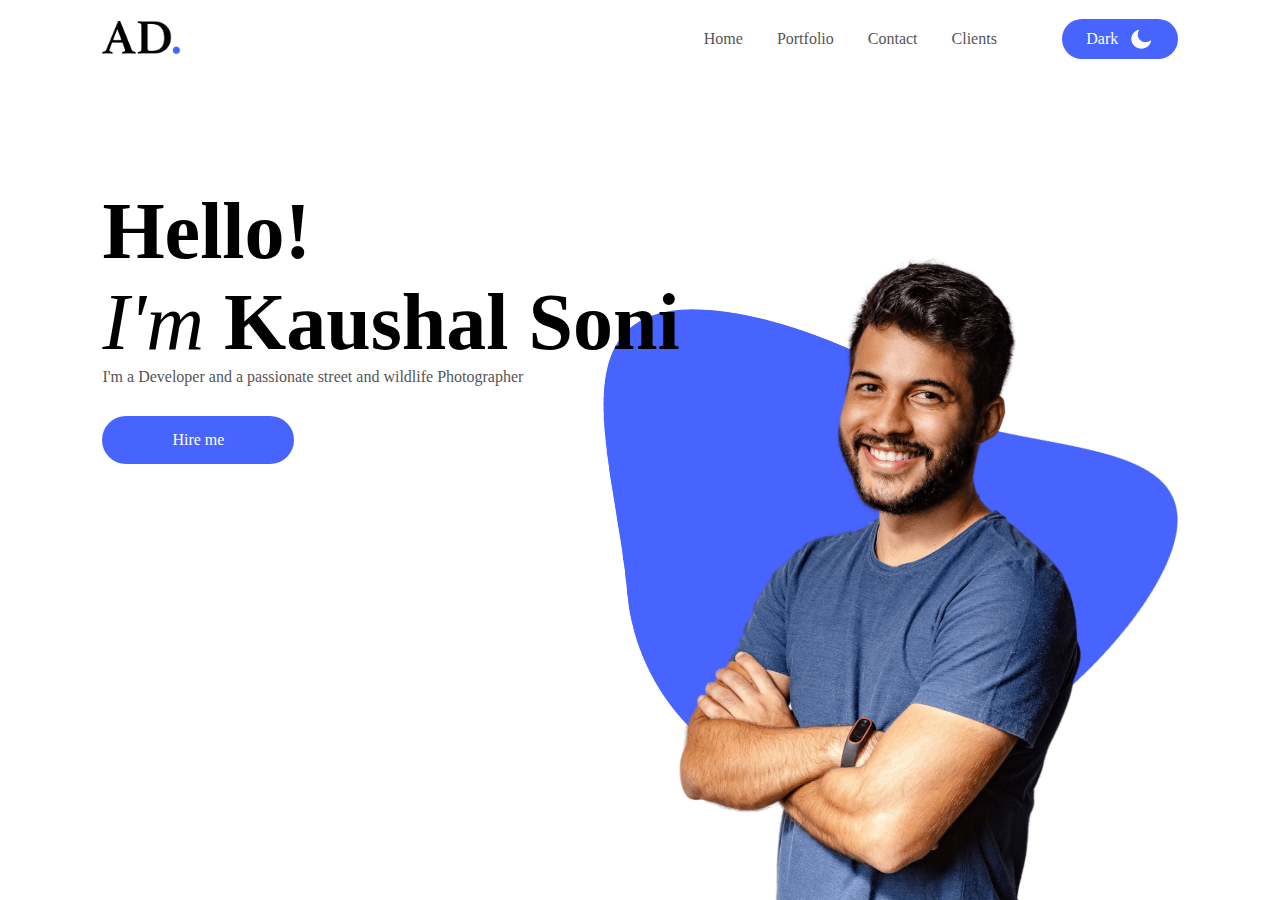
<file: Dark Mode Website/index.html>
<!DOCTYPE html>
<html lang="en">
  <head>
    <meta charset="UTF-8" />
    <meta name="viewport" content="width=device-width, initial-scale=1.0" />
    <title>Personal Portfolio</title>
    <link rel="stylesheet" href="./style.css" />
  </head>
  <body>
    <div class="header">
      <nav>
        <a href="#" class="logo">
          <img src="images/logo.png" alt="Logo" id="logo"
        /></a>
        <ul>
          <li><a href="#">Home</a></li>
          <li><a href="#">Portfolio</a></li>
          <li><a href="#">Contact</a></li>
          <li><a href="#">Clients</a></li>
        </ul>
        <div class="toggle-btn" id="btn">
          <span id="btnText">Dark</span>
          <img src="images/moon.png" alt="" id="btnIcon" />
        </div>
      </nav>

      <div class="content">
        <h1>Hello!</h1>
        <h1><span>I'm</span> Kaushal Soni</h1>
        <p>I'm a Developer and a passionate street and wildlife Photographer</p>
        <a href="#">Hire me</a>
      </div>

      <div class="image-box">
        <img src="images/user.png" alt="" />
        <div class="pattern">
          <img src="images/background.png" alt="" />
          <img src="images/background.png" alt="" />
        </div>
      </div>
    </div>

    <script>
      let btn = document.getElementById("btn");
      let btnText = document.getElementById("btnText");
      let btnIcon = document.getElementById("btnIcon");
      let logo = document.getElementById("logo");

      btn.onclick = function () {
        document.body.classList.toggle("dark-theme");
        if (document.body.classList.contains("dark-theme")) {
          btnIcon.src = "images/sun.png";
          btnText.innerHTML = "Light";
          logo.src = "images/logo-white.png";
        } else {
          btnIcon.src = "images/moon.png";
          btnText.innerHTML = "Dark";
          logo.src = "images/logo.png";
        }
      };
    </script>
  </body>
</html>
</file>
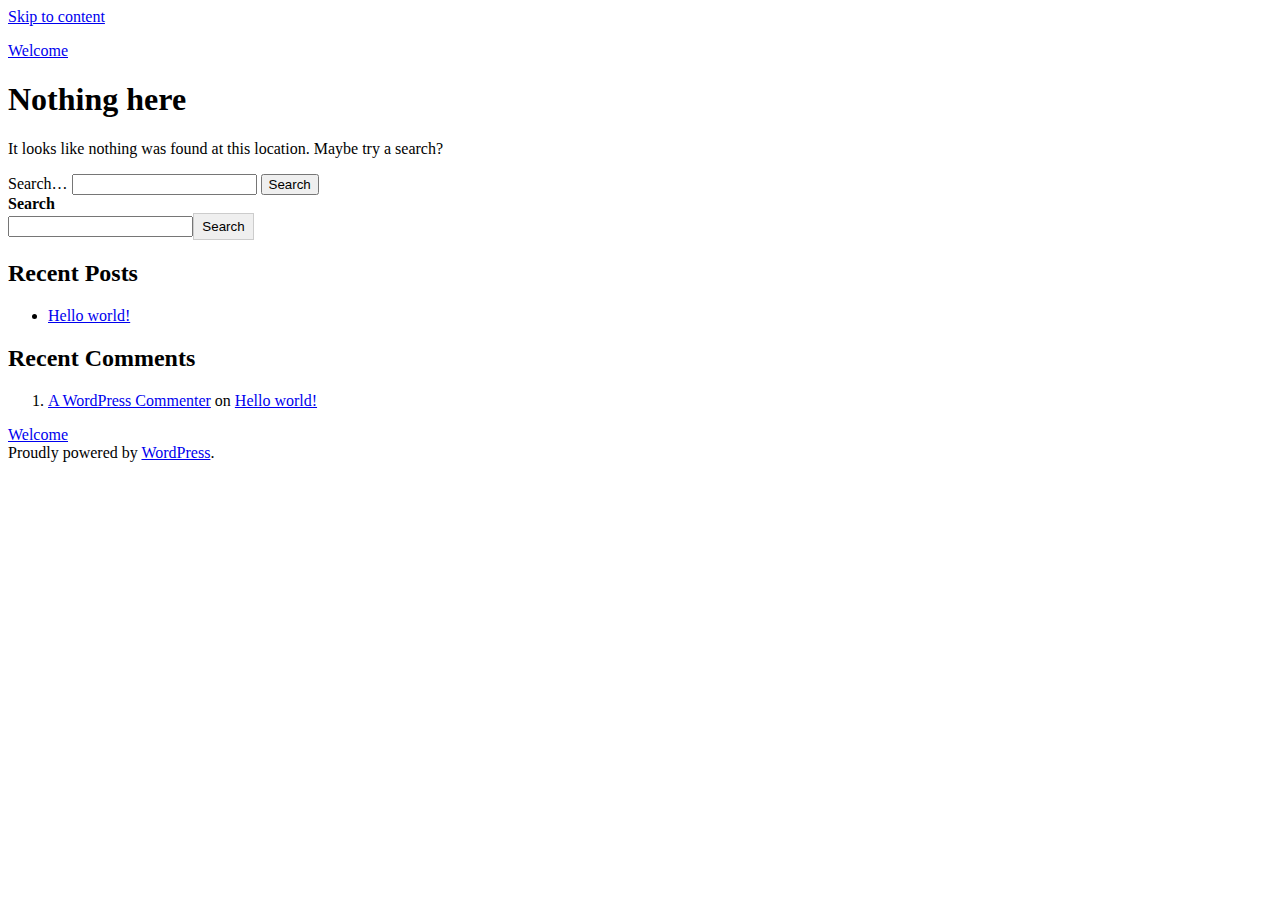
<file: assets/images/owl.video.play.html>
<!doctype html>
<html lang="en-US" >
<head>
	<meta charset="UTF-8" />
	<meta name="viewport" content="width=device-width, initial-scale=1" />
	<title>Page not found &#8211; Welcome</title>
<meta name='robots' content='max-image-preview:large' />
<link rel="alternate" type="application/rss+xml" title="Welcome &raquo; Feed" href="https://wordpressriverthemes.com/feed/" />
<link rel="alternate" type="application/rss+xml" title="Welcome &raquo; Comments Feed" href="https://wordpressriverthemes.com/comments/feed/" />
<script>
window._wpemojiSettings = {"baseUrl":"https:\/\/s.w.org\/images\/core\/emoji\/14.0.0\/72x72\/","ext":".png","svgUrl":"https:\/\/s.w.org\/images\/core\/emoji\/14.0.0\/svg\/","svgExt":".svg","source":{"concatemoji":"https:\/\/wordpressriverthemes.com\/wp-includes\/js\/wp-emoji-release.min.js?ver=6.2"}};
/*! This file is auto-generated */
!function(e,a,t){var n,r,o,i=a.createElement("canvas"),p=i.getContext&&i.getContext("2d");function s(e,t){p.clearRect(0,0,i.width,i.height),p.fillText(e,0,0);e=i.toDataURL();return p.clearRect(0,0,i.width,i.height),p.fillText(t,0,0),e===i.toDataURL()}function c(e){var t=a.createElement("script");t.src=e,t.defer=t.type="text/javascript",a.getElementsByTagName("head")[0].appendChild(t)}for(o=Array("flag","emoji"),t.supports={everything:!0,everythingExceptFlag:!0},r=0;r<o.length;r++)t.supports[o[r]]=function(e){if(p&&p.fillText)switch(p.textBaseline="top",p.font="600 32px Arial",e){case"flag":return s("\ud83c\udff3\ufe0f\u200d\u26a7\ufe0f","\ud83c\udff3\ufe0f\u200b\u26a7\ufe0f")?!1:!s("\ud83c\uddfa\ud83c\uddf3","\ud83c\uddfa\u200b\ud83c\uddf3")&&!s("\ud83c\udff4\udb40\udc67\udb40\udc62\udb40\udc65\udb40\udc6e\udb40\udc67\udb40\udc7f","\ud83c\udff4\u200b\udb40\udc67\u200b\udb40\udc62\u200b\udb40\udc65\u200b\udb40\udc6e\u200b\udb40\udc67\u200b\udb40\udc7f");case"emoji":return!s("\ud83e\udef1\ud83c\udffb\u200d\ud83e\udef2\ud83c\udfff","\ud83e\udef1\ud83c\udffb\u200b\ud83e\udef2\ud83c\udfff")}return!1}(o[r]),t.supports.everything=t.supports.everything&&t.supports[o[r]],"flag"!==o[r]&&(t.supports.everythingExceptFlag=t.supports.everythingExceptFlag&&t.supports[o[r]]);t.supports.everythingExceptFlag=t.supports.everythingExceptFlag&&!t.supports.flag,t.DOMReady=!1,t.readyCallback=function(){t.DOMReady=!0},t.supports.everything||(n=function(){t.readyCallback()},a.addEventListener?(a.addEventListener("DOMContentLoaded",n,!1),e.addEventListener("load",n,!1)):(e.attachEvent("onload",n),a.attachEvent("onreadystatechange",function(){"complete"===a.readyState&&t.readyCallback()})),(e=t.source||{}).concatemoji?c(e.concatemoji):e.wpemoji&&e.twemoji&&(c(e.twemoji),c(e.wpemoji)))}(window,document,window._wpemojiSettings);
</script>
<style>
img.wp-smiley,
img.emoji {
	display: inline !important;
	border: none !important;
	box-shadow: none !important;
	height: 1em !important;
	width: 1em !important;
	margin: 0 0.07em !important;
	vertical-align: -0.1em !important;
	background: none !important;
	padding: 0 !important;
}
</style>
	<link rel='stylesheet' id='wp-block-library-css' href='https://wordpressriverthemes.com/wp-includes/css/dist/block-library/style.min.css?ver=6.2' media='all' />
<style id='wp-block-library-theme-inline-css'>
.wp-block-audio figcaption{color:#555;font-size:13px;text-align:center}.is-dark-theme .wp-block-audio figcaption{color:hsla(0,0%,100%,.65)}.wp-block-audio{margin:0 0 1em}.wp-block-code{border:1px solid #ccc;border-radius:4px;font-family:Menlo,Consolas,monaco,monospace;padding:.8em 1em}.wp-block-embed figcaption{color:#555;font-size:13px;text-align:center}.is-dark-theme .wp-block-embed figcaption{color:hsla(0,0%,100%,.65)}.wp-block-embed{margin:0 0 1em}.blocks-gallery-caption{color:#555;font-size:13px;text-align:center}.is-dark-theme .blocks-gallery-caption{color:hsla(0,0%,100%,.65)}.wp-block-image figcaption{color:#555;font-size:13px;text-align:center}.is-dark-theme .wp-block-image figcaption{color:hsla(0,0%,100%,.65)}.wp-block-image{margin:0 0 1em}.wp-block-pullquote{border-bottom:4px solid;border-top:4px solid;color:currentColor;margin-bottom:1.75em}.wp-block-pullquote cite,.wp-block-pullquote footer,.wp-block-pullquote__citation{color:currentColor;font-size:.8125em;font-style:normal;text-transform:uppercase}.wp-block-quote{border-left:.25em solid;margin:0 0 1.75em;padding-left:1em}.wp-block-quote cite,.wp-block-quote footer{color:currentColor;font-size:.8125em;font-style:normal;position:relative}.wp-block-quote.has-text-align-right{border-left:none;border-right:.25em solid;padding-left:0;padding-right:1em}.wp-block-quote.has-text-align-center{border:none;padding-left:0}.wp-block-quote.is-large,.wp-block-quote.is-style-large,.wp-block-quote.is-style-plain{border:none}.wp-block-search .wp-block-search__label{font-weight:700}.wp-block-search__button{border:1px solid #ccc;padding:.375em .625em}:where(.wp-block-group.has-background){padding:1.25em 2.375em}.wp-block-separator.has-css-opacity{opacity:.4}.wp-block-separator{border:none;border-bottom:2px solid;margin-left:auto;margin-right:auto}.wp-block-separator.has-alpha-channel-opacity{opacity:1}.wp-block-separator:not(.is-style-wide):not(.is-style-dots){width:100px}.wp-block-separator.has-background:not(.is-style-dots){border-bottom:none;height:1px}.wp-block-separator.has-background:not(.is-style-wide):not(.is-style-dots){height:2px}.wp-block-table{margin:0 0 1em}.wp-block-table td,.wp-block-table th{word-break:normal}.wp-block-table figcaption{color:#555;font-size:13px;text-align:center}.is-dark-theme .wp-block-table figcaption{color:hsla(0,0%,100%,.65)}.wp-block-video figcaption{color:#555;font-size:13px;text-align:center}.is-dark-theme .wp-block-video figcaption{color:hsla(0,0%,100%,.65)}.wp-block-video{margin:0 0 1em}.wp-block-template-part.has-background{margin-bottom:0;margin-top:0;padding:1.25em 2.375em}
</style>
<link rel='stylesheet' id='classic-theme-styles-css' href='https://wordpressriverthemes.com/wp-includes/css/classic-themes.min.css?ver=6.2' media='all' />
<style id='global-styles-inline-css'>
body{--wp--preset--color--black: #000000;--wp--preset--color--cyan-bluish-gray: #abb8c3;--wp--preset--color--white: #FFFFFF;--wp--preset--color--pale-pink: #f78da7;--wp--preset--color--vivid-red: #cf2e2e;--wp--preset--color--luminous-vivid-orange: #ff6900;--wp--preset--color--luminous-vivid-amber: #fcb900;--wp--preset--color--light-green-cyan: #7bdcb5;--wp--preset--color--vivid-green-cyan: #00d084;--wp--preset--color--pale-cyan-blue: #8ed1fc;--wp--preset--color--vivid-cyan-blue: #0693e3;--wp--preset--color--vivid-purple: #9b51e0;--wp--preset--color--dark-gray: #28303D;--wp--preset--color--gray: #39414D;--wp--preset--color--green: #D1E4DD;--wp--preset--color--blue: #D1DFE4;--wp--preset--color--purple: #D1D1E4;--wp--preset--color--red: #E4D1D1;--wp--preset--color--orange: #E4DAD1;--wp--preset--color--yellow: #EEEADD;--wp--preset--gradient--vivid-cyan-blue-to-vivid-purple: linear-gradient(135deg,rgba(6,147,227,1) 0%,rgb(155,81,224) 100%);--wp--preset--gradient--light-green-cyan-to-vivid-green-cyan: linear-gradient(135deg,rgb(122,220,180) 0%,rgb(0,208,130) 100%);--wp--preset--gradient--luminous-vivid-amber-to-luminous-vivid-orange: linear-gradient(135deg,rgba(252,185,0,1) 0%,rgba(255,105,0,1) 100%);--wp--preset--gradient--luminous-vivid-orange-to-vivid-red: linear-gradient(135deg,rgba(255,105,0,1) 0%,rgb(207,46,46) 100%);--wp--preset--gradient--very-light-gray-to-cyan-bluish-gray: linear-gradient(135deg,rgb(238,238,238) 0%,rgb(169,184,195) 100%);--wp--preset--gradient--cool-to-warm-spectrum: linear-gradient(135deg,rgb(74,234,220) 0%,rgb(151,120,209) 20%,rgb(207,42,186) 40%,rgb(238,44,130) 60%,rgb(251,105,98) 80%,rgb(254,248,76) 100%);--wp--preset--gradient--blush-light-purple: linear-gradient(135deg,rgb(255,206,236) 0%,rgb(152,150,240) 100%);--wp--preset--gradient--blush-bordeaux: linear-gradient(135deg,rgb(254,205,165) 0%,rgb(254,45,45) 50%,rgb(107,0,62) 100%);--wp--preset--gradient--luminous-dusk: linear-gradient(135deg,rgb(255,203,112) 0%,rgb(199,81,192) 50%,rgb(65,88,208) 100%);--wp--preset--gradient--pale-ocean: linear-gradient(135deg,rgb(255,245,203) 0%,rgb(182,227,212) 50%,rgb(51,167,181) 100%);--wp--preset--gradient--electric-grass: linear-gradient(135deg,rgb(202,248,128) 0%,rgb(113,206,126) 100%);--wp--preset--gradient--midnight: linear-gradient(135deg,rgb(2,3,129) 0%,rgb(40,116,252) 100%);--wp--preset--gradient--purple-to-yellow: linear-gradient(160deg, #D1D1E4 0%, #EEEADD 100%);--wp--preset--gradient--yellow-to-purple: linear-gradient(160deg, #EEEADD 0%, #D1D1E4 100%);--wp--preset--gradient--green-to-yellow: linear-gradient(160deg, #D1E4DD 0%, #EEEADD 100%);--wp--preset--gradient--yellow-to-green: linear-gradient(160deg, #EEEADD 0%, #D1E4DD 100%);--wp--preset--gradient--red-to-yellow: linear-gradient(160deg, #E4D1D1 0%, #EEEADD 100%);--wp--preset--gradient--yellow-to-red: linear-gradient(160deg, #EEEADD 0%, #E4D1D1 100%);--wp--preset--gradient--purple-to-red: linear-gradient(160deg, #D1D1E4 0%, #E4D1D1 100%);--wp--preset--gradient--red-to-purple: linear-gradient(160deg, #E4D1D1 0%, #D1D1E4 100%);--wp--preset--duotone--dark-grayscale: url('#wp-duotone-dark-grayscale');--wp--preset--duotone--grayscale: url('#wp-duotone-grayscale');--wp--preset--duotone--purple-yellow: url('#wp-duotone-purple-yellow');--wp--preset--duotone--blue-red: url('#wp-duotone-blue-red');--wp--preset--duotone--midnight: url('#wp-duotone-midnight');--wp--preset--duotone--magenta-yellow: url('#wp-duotone-magenta-yellow');--wp--preset--duotone--purple-green: url('#wp-duotone-purple-green');--wp--preset--duotone--blue-orange: url('#wp-duotone-blue-orange');--wp--preset--font-size--small: 18px;--wp--preset--font-size--medium: 20px;--wp--preset--font-size--large: 24px;--wp--preset--font-size--x-large: 42px;--wp--preset--font-size--extra-small: 16px;--wp--preset--font-size--normal: 20px;--wp--preset--font-size--extra-large: 40px;--wp--preset--font-size--huge: 96px;--wp--preset--font-size--gigantic: 144px;--wp--preset--spacing--20: 0.44rem;--wp--preset--spacing--30: 0.67rem;--wp--preset--spacing--40: 1rem;--wp--preset--spacing--50: 1.5rem;--wp--preset--spacing--60: 2.25rem;--wp--preset--spacing--70: 3.38rem;--wp--preset--spacing--80: 5.06rem;--wp--preset--shadow--natural: 6px 6px 9px rgba(0, 0, 0, 0.2);--wp--preset--shadow--deep: 12px 12px 50px rgba(0, 0, 0, 0.4);--wp--preset--shadow--sharp: 6px 6px 0px rgba(0, 0, 0, 0.2);--wp--preset--shadow--outlined: 6px 6px 0px -3px rgba(255, 255, 255, 1), 6px 6px rgba(0, 0, 0, 1);--wp--preset--shadow--crisp: 6px 6px 0px rgba(0, 0, 0, 1);}:where(.is-layout-flex){gap: 0.5em;}body .is-layout-flow > .alignleft{float: left;margin-inline-start: 0;margin-inline-end: 2em;}body .is-layout-flow > .alignright{float: right;margin-inline-start: 2em;margin-inline-end: 0;}body .is-layout-flow > .aligncenter{margin-left: auto !important;margin-right: auto !important;}body .is-layout-constrained > .alignleft{float: left;margin-inline-start: 0;margin-inline-end: 2em;}body .is-layout-constrained > .alignright{float: right;margin-inline-start: 2em;margin-inline-end: 0;}body .is-layout-constrained > .aligncenter{margin-left: auto !important;margin-right: auto !important;}body .is-layout-constrained > :where(:not(.alignleft):not(.alignright):not(.alignfull)){max-width: var(--wp--style--global--content-size);margin-left: auto !important;margin-right: auto !important;}body .is-layout-constrained > .alignwide{max-width: var(--wp--style--global--wide-size);}body .is-layout-flex{display: flex;}body .is-layout-flex{flex-wrap: wrap;align-items: center;}body .is-layout-flex > *{margin: 0;}:where(.wp-block-columns.is-layout-flex){gap: 2em;}.has-black-color{color: var(--wp--preset--color--black) !important;}.has-cyan-bluish-gray-color{color: var(--wp--preset--color--cyan-bluish-gray) !important;}.has-white-color{color: var(--wp--preset--color--white) !important;}.has-pale-pink-color{color: var(--wp--preset--color--pale-pink) !important;}.has-vivid-red-color{color: var(--wp--preset--color--vivid-red) !important;}.has-luminous-vivid-orange-color{color: var(--wp--preset--color--luminous-vivid-orange) !important;}.has-luminous-vivid-amber-color{color: var(--wp--preset--color--luminous-vivid-amber) !important;}.has-light-green-cyan-color{color: var(--wp--preset--color--light-green-cyan) !important;}.has-vivid-green-cyan-color{color: var(--wp--preset--color--vivid-green-cyan) !important;}.has-pale-cyan-blue-color{color: var(--wp--preset--color--pale-cyan-blue) !important;}.has-vivid-cyan-blue-color{color: var(--wp--preset--color--vivid-cyan-blue) !important;}.has-vivid-purple-color{color: var(--wp--preset--color--vivid-purple) !important;}.has-black-background-color{background-color: var(--wp--preset--color--black) !important;}.has-cyan-bluish-gray-background-color{background-color: var(--wp--preset--color--cyan-bluish-gray) !important;}.has-white-background-color{background-color: var(--wp--preset--color--white) !important;}.has-pale-pink-background-color{background-color: var(--wp--preset--color--pale-pink) !important;}.has-vivid-red-background-color{background-color: var(--wp--preset--color--vivid-red) !important;}.has-luminous-vivid-orange-background-color{background-color: var(--wp--preset--color--luminous-vivid-orange) !important;}.has-luminous-vivid-amber-background-color{background-color: var(--wp--preset--color--luminous-vivid-amber) !important;}.has-light-green-cyan-background-color{background-color: var(--wp--preset--color--light-green-cyan) !important;}.has-vivid-green-cyan-background-color{background-color: var(--wp--preset--color--vivid-green-cyan) !important;}.has-pale-cyan-blue-background-color{background-color: var(--wp--preset--color--pale-cyan-blue) !important;}.has-vivid-cyan-blue-background-color{background-color: var(--wp--preset--color--vivid-cyan-blue) !important;}.has-vivid-purple-background-color{background-color: var(--wp--preset--color--vivid-purple) !important;}.has-black-border-color{border-color: var(--wp--preset--color--black) !important;}.has-cyan-bluish-gray-border-color{border-color: var(--wp--preset--color--cyan-bluish-gray) !important;}.has-white-border-color{border-color: var(--wp--preset--color--white) !important;}.has-pale-pink-border-color{border-color: var(--wp--preset--color--pale-pink) !important;}.has-vivid-red-border-color{border-color: var(--wp--preset--color--vivid-red) !important;}.has-luminous-vivid-orange-border-color{border-color: var(--wp--preset--color--luminous-vivid-orange) !important;}.has-luminous-vivid-amber-border-color{border-color: var(--wp--preset--color--luminous-vivid-amber) !important;}.has-light-green-cyan-border-color{border-color: var(--wp--preset--color--light-green-cyan) !important;}.has-vivid-green-cyan-border-color{border-color: var(--wp--preset--color--vivid-green-cyan) !important;}.has-pale-cyan-blue-border-color{border-color: var(--wp--preset--color--pale-cyan-blue) !important;}.has-vivid-cyan-blue-border-color{border-color: var(--wp--preset--color--vivid-cyan-blue) !important;}.has-vivid-purple-border-color{border-color: var(--wp--preset--color--vivid-purple) !important;}.has-vivid-cyan-blue-to-vivid-purple-gradient-background{background: var(--wp--preset--gradient--vivid-cyan-blue-to-vivid-purple) !important;}.has-light-green-cyan-to-vivid-green-cyan-gradient-background{background: var(--wp--preset--gradient--light-green-cyan-to-vivid-green-cyan) !important;}.has-luminous-vivid-amber-to-luminous-vivid-orange-gradient-background{background: var(--wp--preset--gradient--luminous-vivid-amber-to-luminous-vivid-orange) !important;}.has-luminous-vivid-orange-to-vivid-red-gradient-background{background: var(--wp--preset--gradient--luminous-vivid-orange-to-vivid-red) !important;}.has-very-light-gray-to-cyan-bluish-gray-gradient-background{background: var(--wp--preset--gradient--very-light-gray-to-cyan-bluish-gray) !important;}.has-cool-to-warm-spectrum-gradient-background{background: var(--wp--preset--gradient--cool-to-warm-spectrum) !important;}.has-blush-light-purple-gradient-background{background: var(--wp--preset--gradient--blush-light-purple) !important;}.has-blush-bordeaux-gradient-background{background: var(--wp--preset--gradient--blush-bordeaux) !important;}.has-luminous-dusk-gradient-background{background: var(--wp--preset--gradient--luminous-dusk) !important;}.has-pale-ocean-gradient-background{background: var(--wp--preset--gradient--pale-ocean) !important;}.has-electric-grass-gradient-background{background: var(--wp--preset--gradient--electric-grass) !important;}.has-midnight-gradient-background{background: var(--wp--preset--gradient--midnight) !important;}.has-small-font-size{font-size: var(--wp--preset--font-size--small) !important;}.has-medium-font-size{font-size: var(--wp--preset--font-size--medium) !important;}.has-large-font-size{font-size: var(--wp--preset--font-size--large) !important;}.has-x-large-font-size{font-size: var(--wp--preset--font-size--x-large) !important;}
.wp-block-navigation a:where(:not(.wp-element-button)){color: inherit;}
:where(.wp-block-columns.is-layout-flex){gap: 2em;}
.wp-block-pullquote{font-size: 1.5em;line-height: 1.6;}
</style>
<link rel='stylesheet' id='em-puchase-code-validator-css' href='https://wordpressriverthemes.com/wp-content/plugins/em-purchase-code-validator/public/assets/css/em-puchase-code-validator-public.css?ver=1.0.5' media='all' />
<link rel='stylesheet' id='twenty-twenty-one-style-css' href='https://wordpressriverthemes.com/wp-content/themes/twentytwentyone/style.css?ver=1.8' media='all' />
<link rel='stylesheet' id='twenty-twenty-one-print-style-css' href='https://wordpressriverthemes.com/wp-content/themes/twentytwentyone/assets/css/print.css?ver=1.8' media='print' />
<script src='https://wordpressriverthemes.com/wp-includes/js/jquery/jquery.min.js?ver=3.6.3' id='jquery-core-js'></script>
<script src='https://wordpressriverthemes.com/wp-includes/js/jquery/jquery-migrate.min.js?ver=3.4.0' id='jquery-migrate-js'></script>
<script src='https://wordpressriverthemes.com/wp-content/plugins/em-purchase-code-validator/public/assets/js/vue.min.js?ver=1.0.5' id='em-vue-lib-js'></script>
<script src='https://wordpressriverthemes.com/wp-content/plugins/em-purchase-code-validator/public/assets/js/moment.js?ver=1.0.5' id='em-vue-moment-js'></script>
<script src='https://wordpressriverthemes.com/wp-content/plugins/em-purchase-code-validator/public/assets/js/moment-timezone.min.js?ver=1.0.5' id='em-vue-moment-tz-js'></script>
<script src='https://wordpressriverthemes.com/wp-content/plugins/em-purchase-code-validator/public/assets/js/axios.min.js?ver=1.0.5' id='em-axios-lib-js'></script>
<link rel="https://api.w.org/" href="https://wordpressriverthemes.com/wp-json/" /><link rel="EditURI" type="application/rsd+xml" title="RSD" href="https://wordpressriverthemes.com/xmlrpc.php?rsd" />
<link rel="wlwmanifest" type="application/wlwmanifest+xml" href="https://wordpressriverthemes.com/wp-includes/wlwmanifest.xml" />
<meta name="generator" content="WordPress 6.2" />
</head>

<body class="error404 wp-embed-responsive is-light-theme no-js hfeed">
<svg xmlns="http://www.w3.org/2000/svg" viewBox="0 0 0 0" width="0" height="0" focusable="false" role="none" style="visibility: hidden; position: absolute; left: -9999px; overflow: hidden;" ><defs><filter id="wp-duotone-dark-grayscale"><feColorMatrix color-interpolation-filters="sRGB" type="matrix" values=" .299 .587 .114 0 0 .299 .587 .114 0 0 .299 .587 .114 0 0 .299 .587 .114 0 0 " /><feComponentTransfer color-interpolation-filters="sRGB" ><feFuncR type="table" tableValues="0 0.49803921568627" /><feFuncG type="table" tableValues="0 0.49803921568627" /><feFuncB type="table" tableValues="0 0.49803921568627" /><feFuncA type="table" tableValues="1 1" /></feComponentTransfer><feComposite in2="SourceGraphic" operator="in" /></filter></defs></svg><svg xmlns="http://www.w3.org/2000/svg" viewBox="0 0 0 0" width="0" height="0" focusable="false" role="none" style="visibility: hidden; position: absolute; left: -9999px; overflow: hidden;" ><defs><filter id="wp-duotone-grayscale"><feColorMatrix color-interpolation-filters="sRGB" type="matrix" values=" .299 .587 .114 0 0 .299 .587 .114 0 0 .299 .587 .114 0 0 .299 .587 .114 0 0 " /><feComponentTransfer color-interpolation-filters="sRGB" ><feFuncR type="table" tableValues="0 1" /><feFuncG type="table" tableValues="0 1" /><feFuncB type="table" tableValues="0 1" /><feFuncA type="table" tableValues="1 1" /></feComponentTransfer><feComposite in2="SourceGraphic" operator="in" /></filter></defs></svg><svg xmlns="http://www.w3.org/2000/svg" viewBox="0 0 0 0" width="0" height="0" focusable="false" role="none" style="visibility: hidden; position: absolute; left: -9999px; overflow: hidden;" ><defs><filter id="wp-duotone-purple-yellow"><feColorMatrix color-interpolation-filters="sRGB" type="matrix" values=" .299 .587 .114 0 0 .299 .587 .114 0 0 .299 .587 .114 0 0 .299 .587 .114 0 0 " /><feComponentTransfer color-interpolation-filters="sRGB" ><feFuncR type="table" tableValues="0.54901960784314 0.98823529411765" /><feFuncG type="table" tableValues="0 1" /><feFuncB type="table" tableValues="0.71764705882353 0.25490196078431" /><feFuncA type="table" tableValues="1 1" /></feComponentTransfer><feComposite in2="SourceGraphic" operator="in" /></filter></defs></svg><svg xmlns="http://www.w3.org/2000/svg" viewBox="0 0 0 0" width="0" height="0" focusable="false" role="none" style="visibility: hidden; position: absolute; left: -9999px; overflow: hidden;" ><defs><filter id="wp-duotone-blue-red"><feColorMatrix color-interpolation-filters="sRGB" type="matrix" values=" .299 .587 .114 0 0 .299 .587 .114 0 0 .299 .587 .114 0 0 .299 .587 .114 0 0 " /><feComponentTransfer color-interpolation-filters="sRGB" ><feFuncR type="table" tableValues="0 1" /><feFuncG type="table" tableValues="0 0.27843137254902" /><feFuncB type="table" tableValues="0.5921568627451 0.27843137254902" /><feFuncA type="table" tableValues="1 1" /></feComponentTransfer><feComposite in2="SourceGraphic" operator="in" /></filter></defs></svg><svg xmlns="http://www.w3.org/2000/svg" viewBox="0 0 0 0" width="0" height="0" focusable="false" role="none" style="visibility: hidden; position: absolute; left: -9999px; overflow: hidden;" ><defs><filter id="wp-duotone-midnight"><feColorMatrix color-interpolation-filters="sRGB" type="matrix" values=" .299 .587 .114 0 0 .299 .587 .114 0 0 .299 .587 .114 0 0 .299 .587 .114 0 0 " /><feComponentTransfer color-interpolation-filters="sRGB" ><feFuncR type="table" tableValues="0 0" /><feFuncG type="table" tableValues="0 0.64705882352941" /><feFuncB type="table" tableValues="0 1" /><feFuncA type="table" tableValues="1 1" /></feComponentTransfer><feComposite in2="SourceGraphic" operator="in" /></filter></defs></svg><svg xmlns="http://www.w3.org/2000/svg" viewBox="0 0 0 0" width="0" height="0" focusable="false" role="none" style="visibility: hidden; position: absolute; left: -9999px; overflow: hidden;" ><defs><filter id="wp-duotone-magenta-yellow"><feColorMatrix color-interpolation-filters="sRGB" type="matrix" values=" .299 .587 .114 0 0 .299 .587 .114 0 0 .299 .587 .114 0 0 .299 .587 .114 0 0 " /><feComponentTransfer color-interpolation-filters="sRGB" ><feFuncR type="table" tableValues="0.78039215686275 1" /><feFuncG type="table" tableValues="0 0.94901960784314" /><feFuncB type="table" tableValues="0.35294117647059 0.47058823529412" /><feFuncA type="table" tableValues="1 1" /></feComponentTransfer><feComposite in2="SourceGraphic" operator="in" /></filter></defs></svg><svg xmlns="http://www.w3.org/2000/svg" viewBox="0 0 0 0" width="0" height="0" focusable="false" role="none" style="visibility: hidden; position: absolute; left: -9999px; overflow: hidden;" ><defs><filter id="wp-duotone-purple-green"><feColorMatrix color-interpolation-filters="sRGB" type="matrix" values=" .299 .587 .114 0 0 .299 .587 .114 0 0 .299 .587 .114 0 0 .299 .587 .114 0 0 " /><feComponentTransfer color-interpolation-filters="sRGB" ><feFuncR type="table" tableValues="0.65098039215686 0.40392156862745" /><feFuncG type="table" tableValues="0 1" /><feFuncB type="table" tableValues="0.44705882352941 0.4" /><feFuncA type="table" tableValues="1 1" /></feComponentTransfer><feComposite in2="SourceGraphic" operator="in" /></filter></defs></svg><svg xmlns="http://www.w3.org/2000/svg" viewBox="0 0 0 0" width="0" height="0" focusable="false" role="none" style="visibility: hidden; position: absolute; left: -9999px; overflow: hidden;" ><defs><filter id="wp-duotone-blue-orange"><feColorMatrix color-interpolation-filters="sRGB" type="matrix" values=" .299 .587 .114 0 0 .299 .587 .114 0 0 .299 .587 .114 0 0 .299 .587 .114 0 0 " /><feComponentTransfer color-interpolation-filters="sRGB" ><feFuncR type="table" tableValues="0.098039215686275 1" /><feFuncG type="table" tableValues="0 0.66274509803922" /><feFuncB type="table" tableValues="0.84705882352941 0.41960784313725" /><feFuncA type="table" tableValues="1 1" /></feComponentTransfer><feComposite in2="SourceGraphic" operator="in" /></filter></defs></svg><div id="page" class="site">
	<a class="skip-link screen-reader-text" href="#content">
		Skip to content	</a>

	
<header id="masthead" class="site-header has-title-and-tagline">

	

<div class="site-branding">

	
						<p class="site-title"><a href="https://wordpressriverthemes.com/">Welcome</a></p>
			
	</div><!-- .site-branding -->
	

</header><!-- #masthead -->

	<div id="content" class="site-content">
		<div id="primary" class="content-area">
			<main id="main" class="site-main">

	<header class="page-header alignwide">
		<h1 class="page-title">Nothing here</h1>
	</header><!-- .page-header -->

	<div class="error-404 not-found default-max-width">
		<div class="page-content">
			<p>It looks like nothing was found at this location. Maybe try a search?</p>
			<form role="search"  method="get" class="search-form" action="https://wordpressriverthemes.com/">
	<label for="search-form-1">Search&hellip;</label>
	<input type="search" id="search-form-1" class="search-field" value="" name="s" />
	<input type="submit" class="search-submit" value="Search" />
</form>
		</div><!-- .page-content -->
	</div><!-- .error-404 -->

			</main><!-- #main -->
		</div><!-- #primary -->
	</div><!-- #content -->

	
	<aside class="widget-area">
		<section id="block-2" class="widget widget_block widget_search"><form role="search" method="get" action="https://wordpressriverthemes.com/" class="wp-block-search__button-outside wp-block-search__text-button wp-block-search"><label for="wp-block-search__input-2" class="wp-block-search__label" >Search</label><div class="wp-block-search__inside-wrapper " ><input type="search" id="wp-block-search__input-2" class="wp-block-search__input" name="s" value="" placeholder=""  required /><button type="submit" class="wp-block-search__button wp-element-button"  >Search</button></div></form></section><section id="block-3" class="widget widget_block"><div class="wp-block-group is-layout-flow"><div class="wp-block-group__inner-container"><h2 class="wp-block-heading">Recent Posts</h2><ul class="wp-block-latest-posts__list wp-block-latest-posts"><li><a class="wp-block-latest-posts__post-title" href="https://wordpressriverthemes.com/hello-world/">Hello world!</a></li>
</ul></div></div></section><section id="block-4" class="widget widget_block"><div class="wp-block-group is-layout-flow"><div class="wp-block-group__inner-container"><h2 class="wp-block-heading">Recent Comments</h2><ol class="wp-block-latest-comments"><li class="wp-block-latest-comments__comment"><article><footer class="wp-block-latest-comments__comment-meta"><a class="wp-block-latest-comments__comment-author" href="https://wordpress.org/">A WordPress Commenter</a> on <a class="wp-block-latest-comments__comment-link" href="https://wordpressriverthemes.com/hello-world/#comment-1">Hello world!</a></footer></article></li></ol></div></div></section>	</aside><!-- .widget-area -->

	
	<footer id="colophon" class="site-footer">

				<div class="site-info">
			<div class="site-name">
																						<a href="https://wordpressriverthemes.com/">Welcome</a>
																		</div><!-- .site-name -->

			
			<div class="powered-by">
				Proudly powered by <a href="https://wordpress.org/">WordPress</a>.			</div><!-- .powered-by -->

		</div><!-- .site-info -->
	</footer><!-- #colophon -->

</div><!-- #page -->

<script>document.body.classList.remove("no-js");</script>	<script>
	if ( -1 !== navigator.userAgent.indexOf( 'MSIE' ) || -1 !== navigator.appVersion.indexOf( 'Trident/' ) ) {
		document.body.classList.add( 'is-IE' );
	}
	</script>
	<script id='em-puchase-code-validator-js-extra'>
var envato_token = {"authToken":"90hEZvz7gNFZ65JMu1Yu8GHUmIAXtaTb"};
</script>
<script src='https://wordpressriverthemes.com/wp-content/plugins/em-purchase-code-validator/public/assets/js/em-puchase-code-validator-public.js?ver=1.0.5' id='em-puchase-code-validator-js'></script>
<script id='twenty-twenty-one-ie11-polyfills-js-after'>
( Element.prototype.matches && Element.prototype.closest && window.NodeList && NodeList.prototype.forEach ) || document.write( '<script src="https://wordpressriverthemes.com/wp-content/themes/twentytwentyone/assets/js/polyfills.js?ver=1.8"></scr' + 'ipt>' );
</script>
<script src='https://wordpressriverthemes.com/wp-content/themes/twentytwentyone/assets/js/responsive-embeds.js?ver=1.8' id='twenty-twenty-one-responsive-embeds-script-js'></script>
		<script>
		/(trident|msie)/i.test(navigator.userAgent)&&document.getElementById&&window.addEventListener&&window.addEventListener("hashchange",(function(){var t,e=location.hash.substring(1);/^[A-z0-9_-]+$/.test(e)&&(t=document.getElementById(e))&&(/^(?:a|select|input|button|textarea)$/i.test(t.tagName)||(t.tabIndex=-1),t.focus())}),!1);
		</script>
		
</body>
</html>
</file>
<file: Dark Mode Website/style.css>
* {
  margin: 0;
  padding: 0;
  box-sizing: border-box;
}
:root {
  --background-color: #fff;
  --text-color: #555;
  --title-color: #000;
}
.dark-theme {
  --background-color: #000;
  --text-color: #fff;
  --title-color: #fff;
}
body {
  background: var(--background-color);
  color: var(--text-color);
  transition: background 0.8s, color 0.8s;
}
.header {
  width: 100%;
  min-height: 100vh;
  padding: 0% 8%;
  position: relative;
  overflow: hidden;
}
nav {
  display: flex;
  align-items: center;
  padding: 10px 0px;
}
.logo img {
  width: 80px;
}
nav ul {
  width: 100%;
  text-align: right;
  list-style: none;
  margin-right: 50px;
}
nav ul li {
  display: inline-block;
  margin: 5px 15px;
}
nav ul li a {
  text-decoration: none;
  color: var(--text-color);
  font-weight: 500;
}
.toggle-btn {
  background: #4864ff;
  color: #fff;
  display: flex;
  align-items: center;
  justify-content: center;
  width: 150px;
  height: 40px;
  border-radius: 20px;
  cursor: pointer;
}
.toggle-btn img {
  width: 25px;
  margin-left: 10px;
}
.content {
  margin-top: 10%;
  max-width: 600px;
}
.content h1 {
  font-size: 80px;
  font-family: serif;
  color: var(--title-color);
  font-weight: 600;
}
.content h1 span {
  font-family: serif;
  font-weight: 400;
  font-style: italic;
}
.content a {
  background: #4864ff;
  color: #fff;
  padding: 15px 70px;
  border-radius: 30px;
  cursor: pointer;
  display: inline-block;
  margin-top: 30px;
  text-decoration: none;
}
.image-box img {
  width: 500px;
  display: block;
}
.image-box {
  position: absolute;
  bottom: 0;
  right: 10%;
}
.pattern {
  position: absolute;
  top: 0;
  left: 50%;
  display: flex;
  transform: rotate(40deg);
  z-index: -1;
}
.pattern img {
  width: 450px;
  position: absolute;
  top: 0;
  left: 0;
  animation: move 1s linear infinite alternate-reverse;
}
.pattern img:nth-child(1) {
  transform: rotate(-45deg) translate(-70px, -50px);
  animation-delay: 0.5s;
}
.pattern img:nth-child(2) {
  transform: rotate(65deg) translate(0px, -40px) scale(0.8);
  animation-delay: 1.5s;
}

@keyframes move {
  100% {
    margin-left: 40px;
    margin-top: 20px;
    opacity: 0.3;
  }
}
</file>
